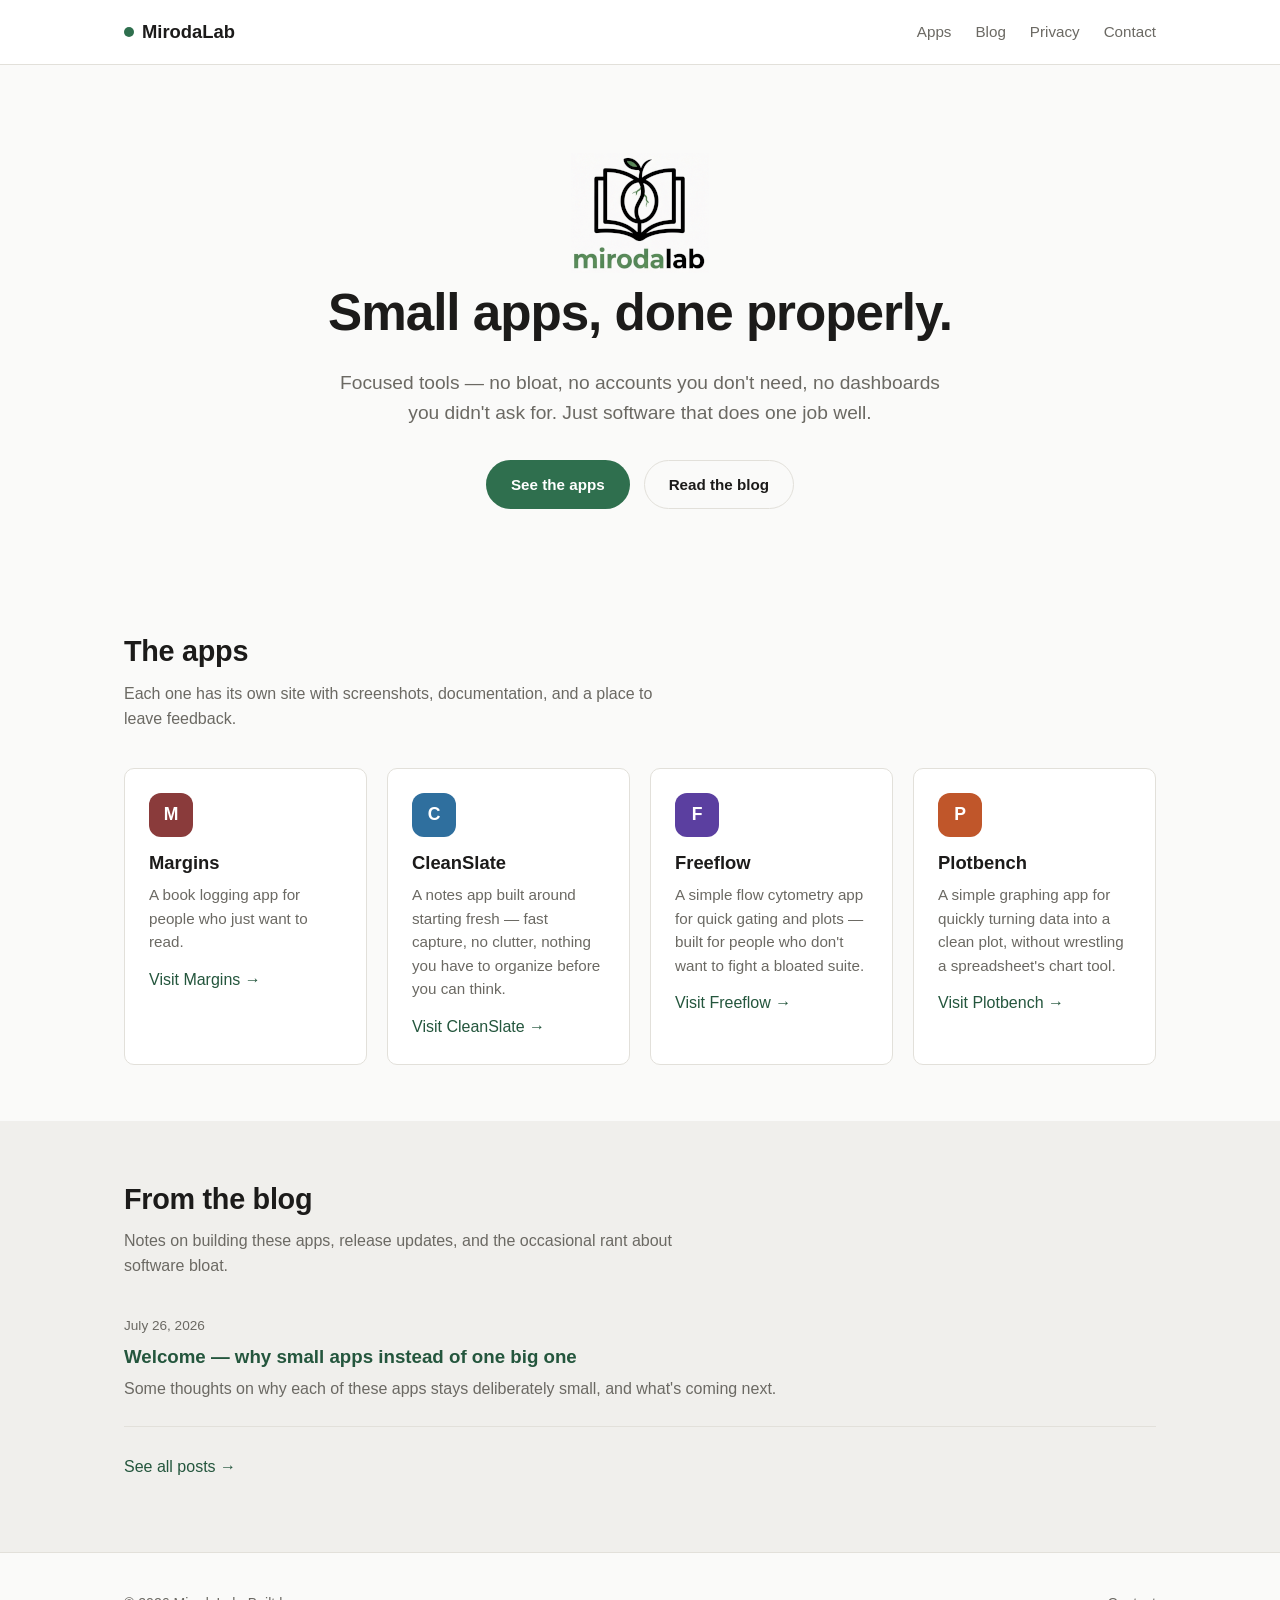
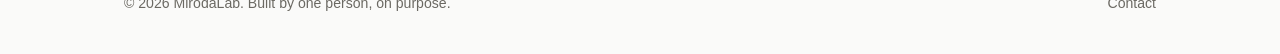
<file: index.html>
<!DOCTYPE html>
<html lang="en">
<head>
<meta charset="UTF-8">
<meta name="viewport" content="width=device-width, initial-scale=1.0">
<title>MirodaLab — Small, focused apps</title>
<meta name="description" content="Margins, CleanSlate, Freeflow, and Plotbench — small, focused apps built for people who like tools that do one thing well.">
<link rel="stylesheet" href="css/style.css">
</head>
<body>

<header class="site-nav">
  <div class="wrap">
    <a class="brand" href="/"><span class="dot"></span>MirodaLab</a>
    <button class="menu-toggle" aria-label="Toggle menu" aria-expanded="false">
      <svg width="22" height="22" viewBox="0 0 22 22" fill="none" stroke="currentColor" stroke-width="2" stroke-linecap="round"><line x1="2" y1="5" x2="20" y2="5"/><line x1="2" y1="11" x2="20" y2="11"/><line x1="2" y1="17" x2="20" y2="17"/></svg>
    </button>
    <nav class="links">
      <a href="#apps">Apps</a>
      <a href="blog/">Blog</a>
      <a href="privacy.html">Privacy</a>
      <a href="contact.html">Contact</a>
    </nav>
  </div>
</header>

<section class="hero">
  <div class="logo-container">
      <img src="images/logo-stc.png" alt="Mirodalab">
  </div>
  <div class="wrap">
    
    <h1>Small apps, done properly.</h1>
    <p class="lead">Focused tools — no bloat, no accounts you don't need, no dashboards you didn't ask for. Just software that does one job well.</p>
    <div class="cta-row">
      <a href="#apps" class="btn btn-primary">See the apps</a>
      <a href="blog/" class="btn btn-secondary">Read the blog</a>
    </div>
  </div>
</section>

<section id="apps">
  <div class="wrap">
    <h2 class="section-title">The apps</h2>
    <p class="section-sub">Each one has its own site with screenshots, documentation, and a place to leave feedback.</p>

    <div class="grid">
      <div class="card">
        <div class="app-icon" style="background:#8a3b3b">M</div>
        <h3>Margins</h3>
        <p>A book logging app for people who just want to read.</p>
        <a href="https://margins.mirodalab.com">Visit Margins →</a>
      </div>

      <div class="card">
        <div class="app-icon" style="background:#2f6f9e">C</div>
        <h3>CleanSlate</h3>
        <p>A notes app built around starting fresh — fast capture, no clutter, nothing you have to organize before you can think.</p>
        <a href="https://cleanslate.mirodalab.com">Visit CleanSlate →</a>
      </div>

      <div class="card">
        <div class="app-icon" style="background:#5b3fa0">F</div>
        <h3>Freeflow</h3>
        <p>A simple flow cytometry app for quick gating and plots — built for people who don't want to fight a bloated suite.</p>
        <a href="https://freeflow.mirodalab.com">Visit Freeflow →</a>
      </div>

      <div class="card">
        <div class="app-icon" style="background:#c0562a">P</div>
        <h3>Plotbench</h3>
        <p>A simple graphing app for quickly turning data into a clean plot, without wrestling a spreadsheet's chart tool.</p>
        <a href="https://plotbench.mirodalab.com">Visit Plotbench →</a>
      </div>
    </div>
  </div>
</section>

<section class="alt">
  <div class="wrap">
    <h2 class="section-title">From the blog</h2>
    <p class="section-sub">Notes on building these apps, release updates, and the occasional rant about software bloat.</p>

    <div class="post-list">
      <div class="post-item">
        <div class="post-date">July 26, 2026</div>
        <h3><a href="blog/posts/welcome.html">Welcome — why small apps instead of one big one</a></h3>
        <p>Some thoughts on why each of these apps stays deliberately small, and what's coming next.</p>
      </div>
    </div>

    <p style="margin-top:28px"><a href="blog/">See all posts →</a></p>
  </div>
</section>

<footer class="site-footer">
  <div class="wrap">
    <span>© 2026 MirodaLab. Built by one person, on purpose.</span>
    <span><a href="contact.html">Contact</a></span>
  </div>
</footer>

<script src="js/nav.js" defer></script>
</body>
</html>
</file>
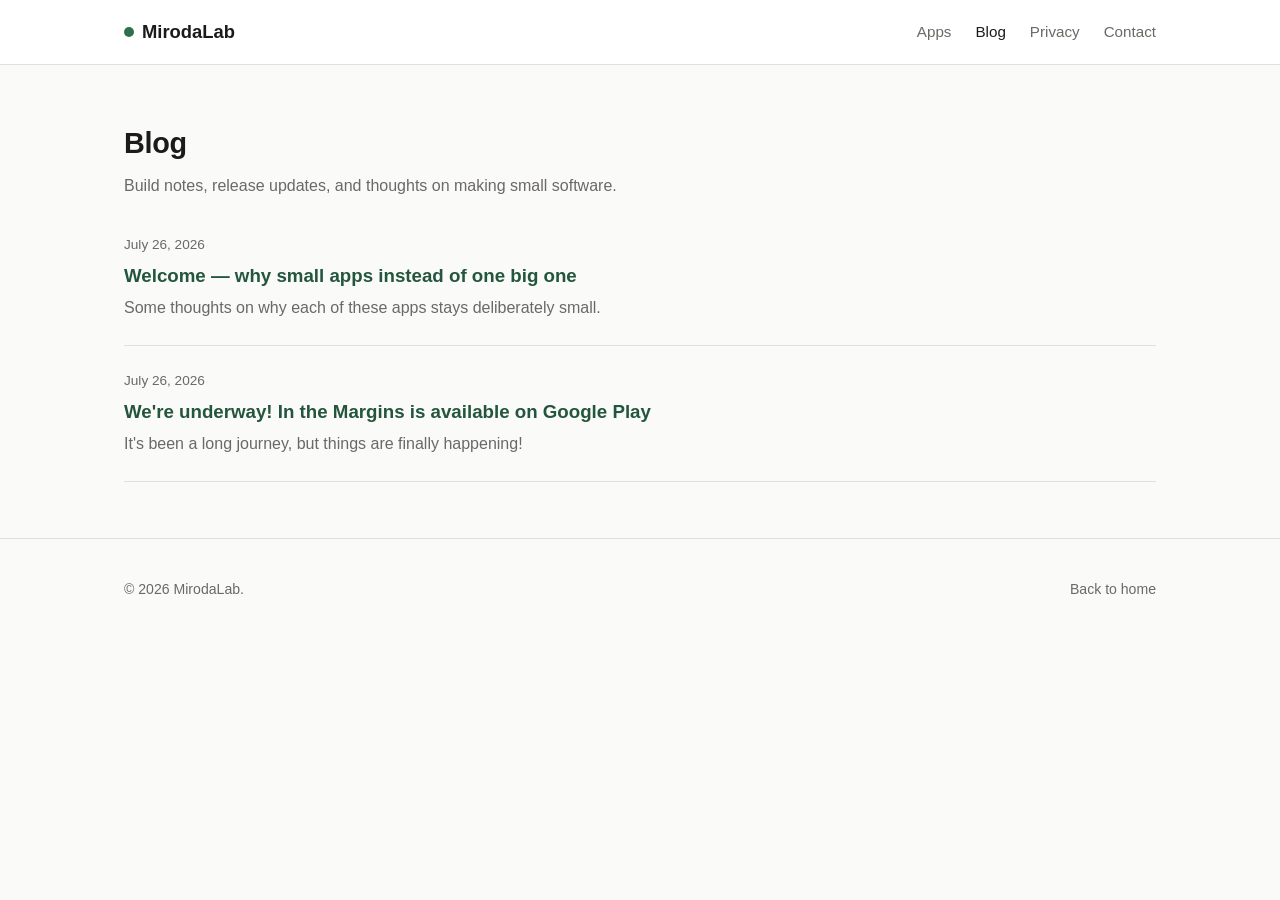
<file: blog/index.html>
<!DOCTYPE html>
<html lang="en">
<head>
<meta charset="UTF-8">
<meta name="viewport" content="width=device-width, initial-scale=1.0">
<title>Blog — MirodaLab</title>
<link rel="stylesheet" href="../css/style.css">
</head>
<body>

<header class="site-nav">
  <div class="wrap">
    <a class="brand" href="../"><span class="dot"></span>MirodaLab</a>
    <button class="menu-toggle" aria-label="Toggle menu" aria-expanded="false">
      <svg width="22" height="22" viewBox="0 0 22 22" fill="none" stroke="currentColor" stroke-width="2" stroke-linecap="round"><line x1="2" y1="5" x2="20" y2="5"/><line x1="2" y1="11" x2="20" y2="11"/><line x1="2" y1="17" x2="20" y2="17"/></svg>
    </button>
    <nav class="links">
      <a href="../#apps">Apps</a>
      <a href="./" class="active">Blog</a>
      <a href="../privacy.html">Privacy</a>
      <a href="../contact.html">Contact</a>
    </nav>
  </div>
</header>

<section>
  <div class="wrap">
    <h2 class="section-title">Blog</h2>
    <p class="section-sub">Build notes, release updates, and thoughts on making small software.</p>

    <div class="post-list">
      <div class="post-item">
        <div class="post-date">July 26, 2026</div>
        <h3><a href="posts/welcome.html">Welcome — why small apps instead of one big one</a></h3>
        <p>Some thoughts on why each of these apps stays deliberately small.</p>
      </div>

      <div class="post-item">
        <div class="post-date">July 26, 2026</div>
        <h3><a href="posts/post001.html">We're underway! In the Margins is available on Google Play</a></h3>
        <p>It's been a long journey, but things are finally happening!</p>
      </div>
      <!--
        Add new posts by copying posts/welcome.html to a new file
        and adding a matching entry here.
      -->
    </div>
  </div>
</section>

<footer class="site-footer">
  <div class="wrap">
    <span>© 2026 MirodaLab.</span>
    <span><a href="../">Back to home</a></span>
  </div>
</footer>

<script src="../js/nav.js" defer></script>
</body>
</html>
</file>
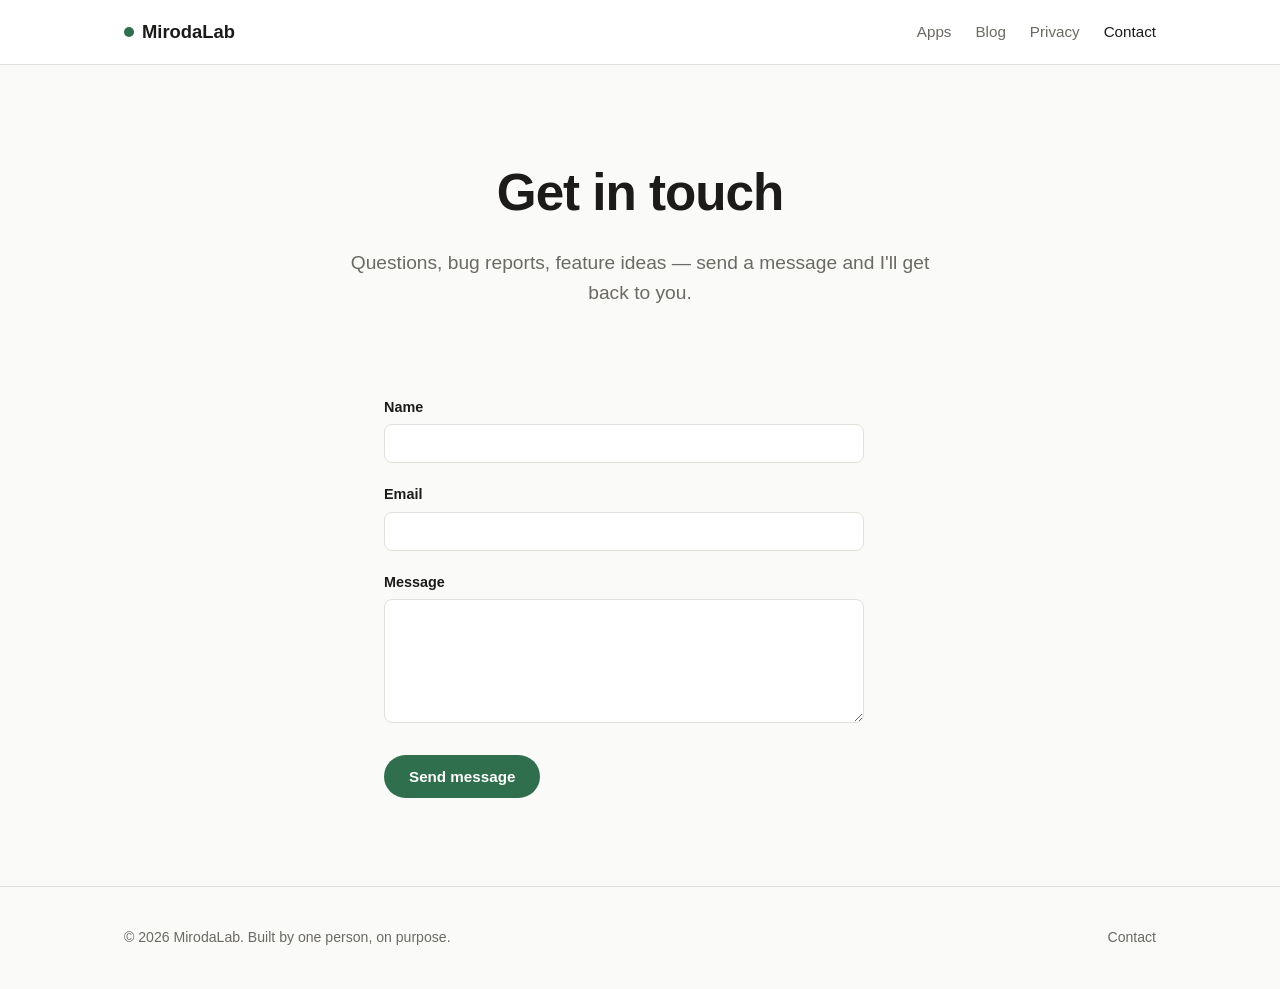
<file: contact.html>
<!DOCTYPE html>
<html lang="en">
<head>
<meta charset="UTF-8">
<meta name="viewport" content="width=device-width, initial-scale=1.0">
<title>Contact — MirodaLab</title>
<meta name="description" content="Get in touch with MirodaLab.">
<link rel="stylesheet" href="css/style.css">
<script src="https://challenges.cloudflare.com/turnstile/v0/api.js" async defer></script>
</head>
<body>

<header class="site-nav">
  <div class="wrap">
    <a class="brand" href="/"><span class="dot"></span>MirodaLab</a>
    <button class="menu-toggle" aria-label="Toggle menu" aria-expanded="false">
      <svg width="22" height="22" viewBox="0 0 22 22" fill="none" stroke="currentColor" stroke-width="2" stroke-linecap="round"><line x1="2" y1="5" x2="20" y2="5"/><line x1="2" y1="11" x2="20" y2="11"/><line x1="2" y1="17" x2="20" y2="17"/></svg>
    </button>
    <nav class="links">
      <a href="/#apps">Apps</a>
      <a href="blog/">Blog</a>
      <a href="privacy.html">Privacy</a>
      <a href="contact.html" class="active">Contact</a>
    </nav>
  </div>
</header>

<section class="hero" style="padding-bottom:0">
  <div class="wrap">
    <h1>Get in touch</h1>
    <p class="lead">Questions, bug reports, feature ideas — send a message and I'll get back to you.</p>
  </div>
</section>

<section>
  <div class="wrap" style="max-width:560px">
    <form id="contact-form" class="contact-form" novalidate>
      <div class="form-row">
        <label for="name">Name</label>
        <input type="text" id="name" name="name" required autocomplete="name">
      </div>
      <div class="form-row">
        <label for="email">Email</label>
        <input type="email" id="email" name="email" required autocomplete="email">
      </div>
      <div class="form-row">
        <label for="message">Message</label>
        <textarea id="message" name="message" rows="6" required></textarea>
      </div>

      <!-- Honeypot: hidden from real visitors via CSS, left for bots -->
      <div class="hp-field" aria-hidden="true">
        <label for="company">Company</label>
        <input type="text" id="company" name="company" tabindex="-1" autocomplete="off">
      </div>

      <div class="form-row">
        <div class="cf-turnstile" data-sitekey="0x4AAAAAAEADFp6xcKhu_VGA"></div>
      </div>

      <button type="submit" class="btn btn-primary">Send message</button>
      <p class="form-status" id="form-status" role="status" aria-live="polite"></p>
    </form>
  </div>
</section>

<footer class="site-footer">
  <div class="wrap">
    <span>© 2026 MirodaLab. Built by one person, on purpose.</span>
    <span><a href="contact.html">Contact</a></span>
  </div>
</footer>

<script src="js/nav.js" defer></script>
<script src="js/contact.js" defer></script>
</body>
</html>
</file>
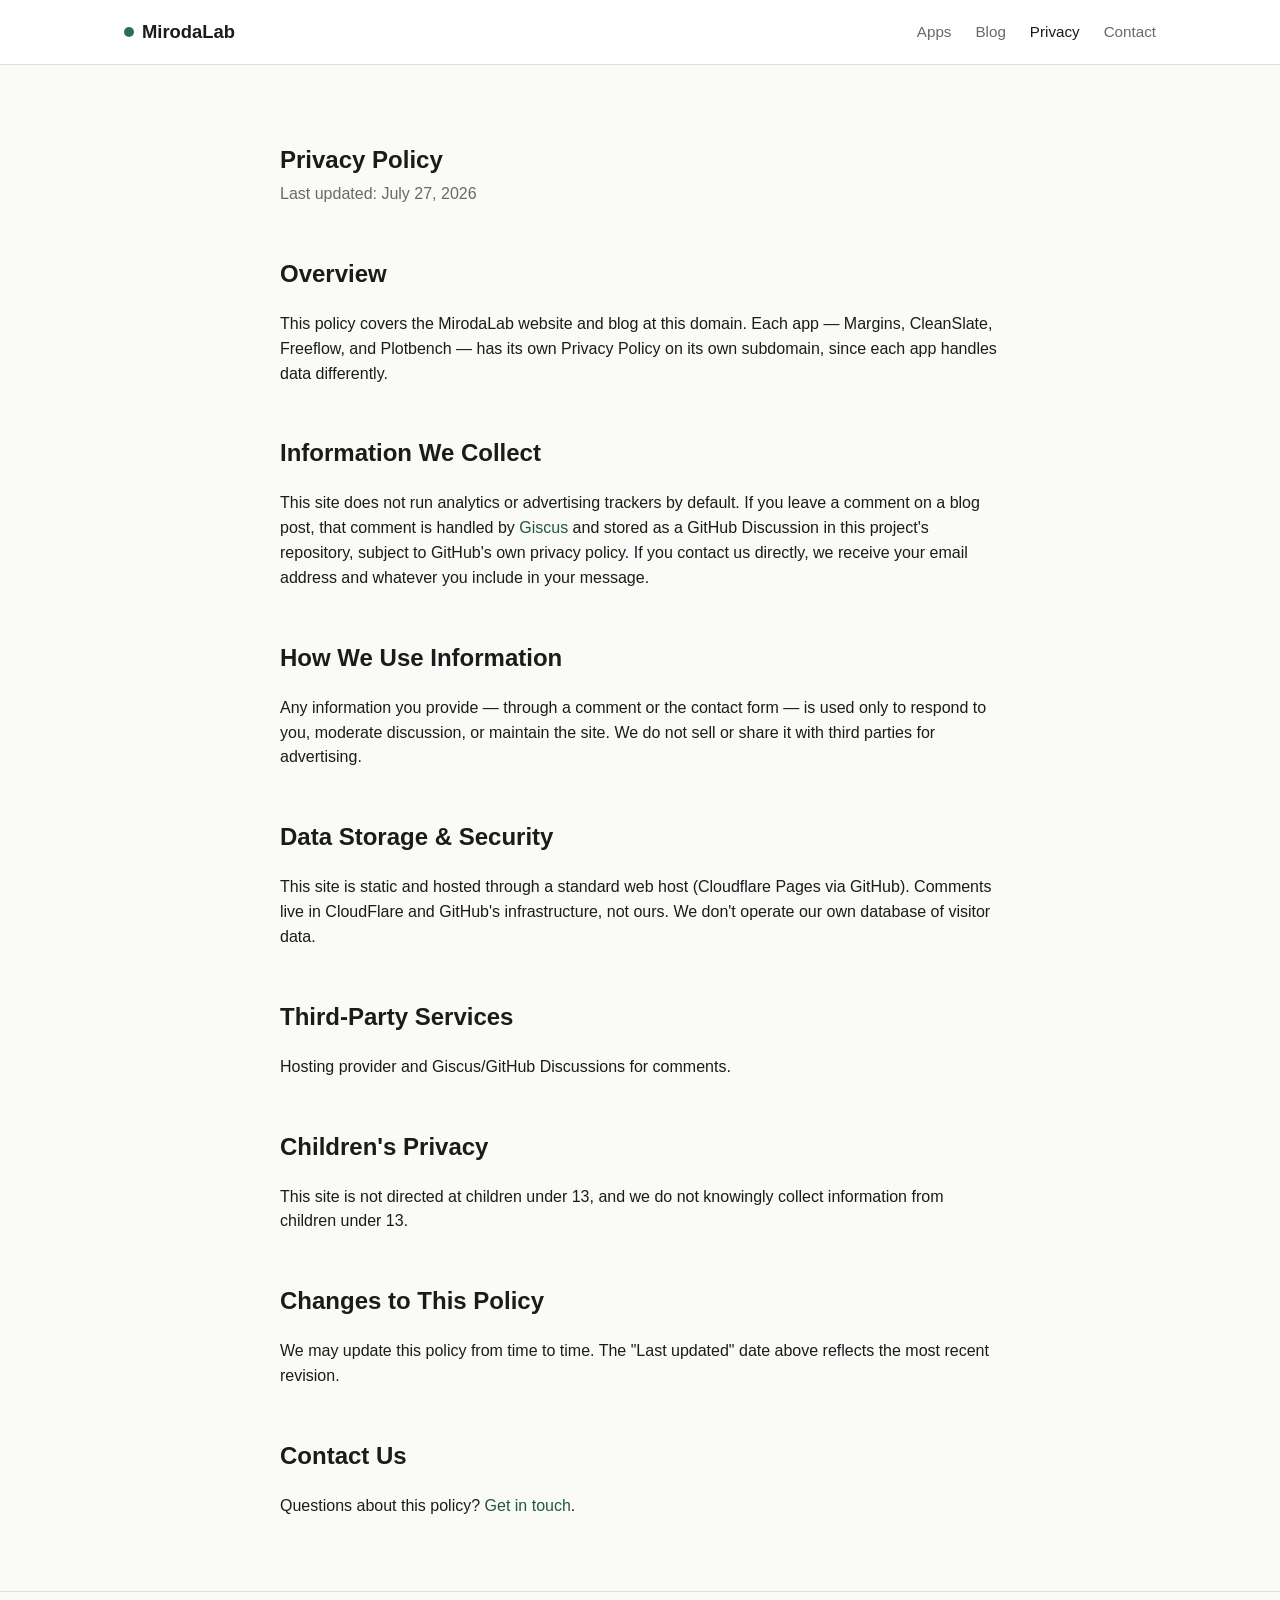
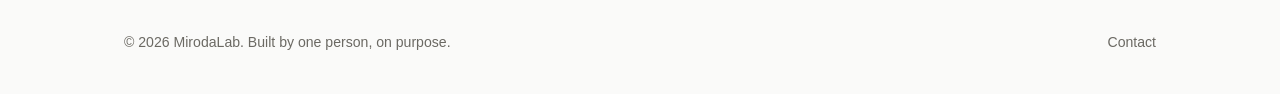
<file: privacy.html>
<!DOCTYPE html>
<html lang="en">
<head>
<meta charset="UTF-8">
<meta name="viewport" content="width=device-width, initial-scale=1.0">
<title>Privacy Policy — MirodaLab</title>
<meta name="description" content="Privacy policy for the MirodaLab website and blog.">
<link rel="stylesheet" href="css/style.css">
</head>
<body>

<header class="site-nav">
  <div class="wrap">
    <a class="brand" href="/"><span class="dot"></span>MirodaLab</a>
    <button class="menu-toggle" aria-label="Toggle menu" aria-expanded="false">
      <svg width="22" height="22" viewBox="0 0 22 22" fill="none" stroke="currentColor" stroke-width="2" stroke-linecap="round"><line x1="2" y1="5" x2="20" y2="5"/><line x1="2" y1="11" x2="20" y2="11"/><line x1="2" y1="17" x2="20" y2="17"/></svg>
    </button>
    <nav class="links">
      <a href="/#apps">Apps</a>
      <a href="blog/">Blog</a>
      <a href="privacy.html" class="active">Privacy</a>
      <a href="contact.html">Contact</a>
    </nav>
  </div>
</header>

<section>
  <div class="wrap">
    <div class="docs-content" style="max-width:720px;margin:0 auto">
      <h1 style="margin-bottom:4px">Privacy Policy</h1>
      <p class="section-sub" style="margin-bottom:32px">Last updated: July 27, 2026</p>

      <h2>Overview</h2>
      <p>This policy covers the MirodaLab website and blog at this domain. Each app — Margins, CleanSlate, Freeflow, and Plotbench — has its own Privacy Policy on its own subdomain, since each app handles data differently.</p>

      <h2>Information We Collect</h2>
      <p>This site does not run analytics or advertising trackers by default. If you leave a comment on a blog post, that comment is handled by <a href="https://giscus.app" target="_blank" rel="noopener">Giscus</a> and stored as a GitHub Discussion in this project's repository, subject to GitHub's own privacy policy. If you contact us directly, we receive your email address and whatever you include in your message.</p>

      <h2>How We Use Information</h2>
      <p>Any information you provide — through a comment or the contact form — is used only to respond to you, moderate discussion, or maintain the site. We do not sell or share it with third parties for advertising.</p>

      <h2>Data Storage &amp; Security</h2>
      <p>This site is static and hosted through a standard web host (Cloudflare Pages via GitHub). Comments live in CloudFlare and GitHub's infrastructure, not ours. We don't operate our own database of visitor data.</p>

      <h2>Third-Party Services</h2>
      <p>Hosting provider and Giscus/GitHub Discussions for comments.</p>

      <h2>Children's Privacy</h2>
      <p>This site is not directed at children under 13, and we do not knowingly collect information from children under 13.</p>

      <h2>Changes to This Policy</h2>
      <p>We may update this policy from time to time. The "Last updated" date above reflects the most recent revision.</p>

      <h2>Contact Us</h2>
      <p>Questions about this policy? <a href="contact.html">Get in touch</a>.</p>
    </div>
  </div>
</section>

<footer class="site-footer">
  <div class="wrap">
    <span>© 2026 MirodaLab. Built by one person, on purpose.</span>
    <span><a href="contact.html">Contact</a></span>
  </div>
</footer>

<script src="js/nav.js" defer></script>
</body>
</html>
</file>
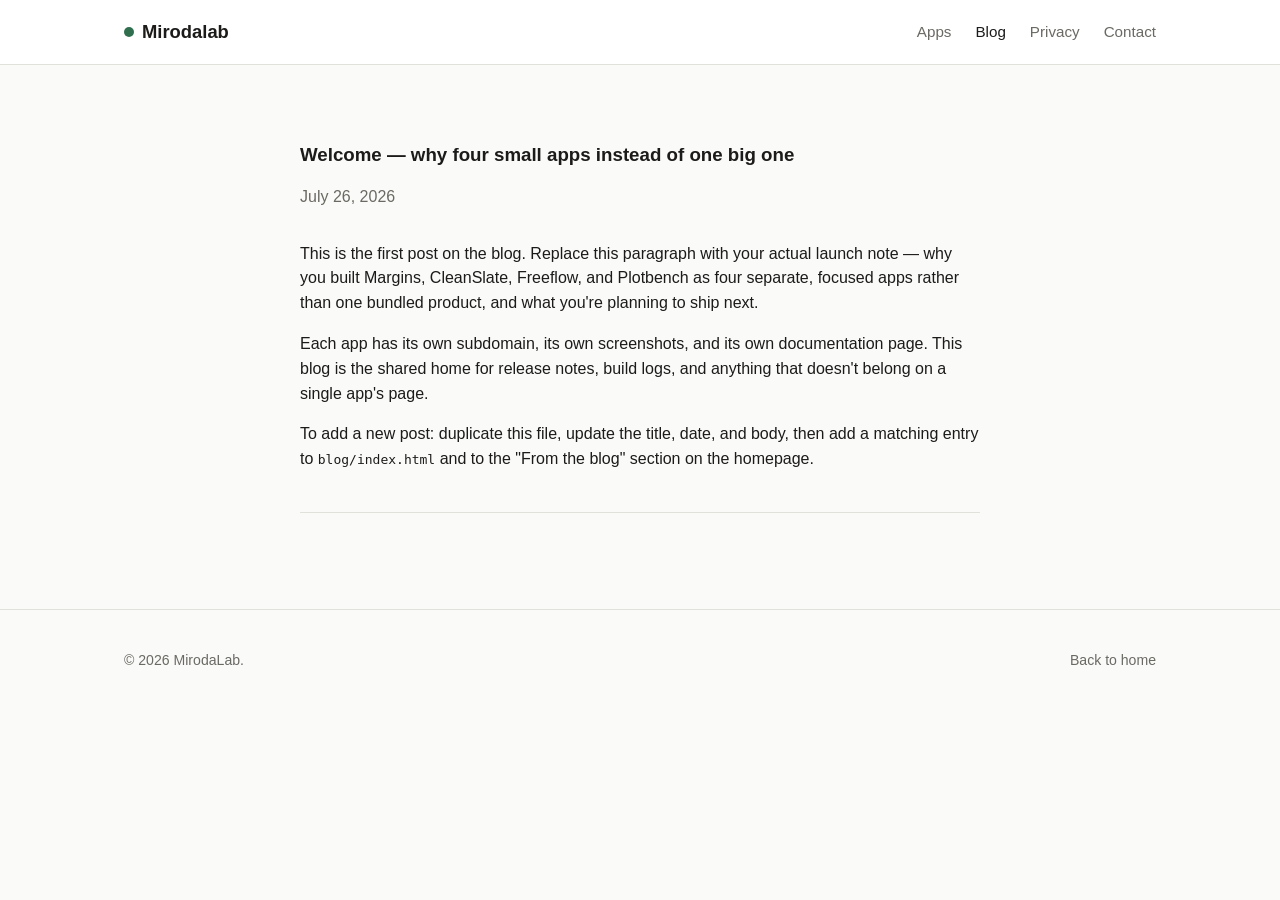
<file: blog/posts/blank.html>
<!DOCTYPE html>
<html lang="en">
<head>
<meta charset="UTF-8">
<meta name="viewport" content="width=device-width, initial-scale=1.0">
<title>Welcome — MirodaLab Blog</title>
<link rel="stylesheet" href="../../css/style.css">
</head>
<body>

<header class="site-nav">
  <div class="wrap">
    <a class="brand" href="../../"><span class="dot"></span>Mirodalab</a>
    <button class="menu-toggle" aria-label="Toggle menu" aria-expanded="false">
      <svg width="22" height="22" viewBox="0 0 22 22" fill="none" stroke="currentColor" stroke-width="2" stroke-linecap="round"><line x1="2" y1="5" x2="20" y2="5"/><line x1="2" y1="11" x2="20" y2="11"/><line x1="2" y1="17" x2="20" y2="17"/></svg>
    </button>
    <nav class="links">
      <a href="../../#apps">Apps</a>
      <a href="../" class="active">Blog</a>
      <a href="../../privacy.html">Privacy</a>
      <a href="../../contact.html">Contact</a>
    </nav>
  </div>
</header>

<section>
  <div class="wrap">
    <article class="post-body">
      <h1>Welcome — why four small apps instead of one big one</h1>
      <p class="post-meta">July 26, 2026</p>

      <p>
        This is the first post on the blog. Replace this paragraph with your
        actual launch note — why you built Margins, CleanSlate, Freeflow, and
        Plotbench as four separate, focused apps rather than one bundled
        product, and what you're planning to ship next.
      </p>

      <p>
        Each app has its own subdomain, its own screenshots, and its own
        documentation page. This blog is the shared home for release notes,
        build logs, and anything that doesn't belong on a single app's page.
      </p>

      <p>
        To add a new post: duplicate this file, update the title, date, and
        body, then add a matching entry to <code>blog/index.html</code> and
        to the "From the blog" section on the homepage.
      </p>
    </article>

    <div class="comments-section" style="max-width:680px;margin:40px auto 0">
      <!--
        Giscus comments — replace data-repo / data-repo-id / data-category-id
        with your own values from https://giscus.app after enabling GitHub
        Discussions on your site's repo.
      -->
      <script src="https://giscus.app/client.js"
        data-repo="miroda3742/mirodalab-main"
        data-repo-id="R_kgDOTj2vaw"
        data-category="General"
        data-category-id="DIC_kwDOTj2va84DCHW7"
        data-mapping="pathname"
        data-strict="0"
        data-reactions-enabled="1"
        data-emit-metadata="0"
        data-input-position="bottom"
        data-theme="noborder_light"
        data-lang="en"
        data-loading="lazy"
        crossorigin="anonymous"
        async>
</script>
    </div>
  </div>
</section>

<footer class="site-footer">
  <div class="wrap">
    <span>© 2026 MirodaLab.</span>
    <span><a href="../../">Back to home</a></span>
  </div>
</footer>

<script src="../../js/nav.js" defer></script>
</body>
</html>
</file>
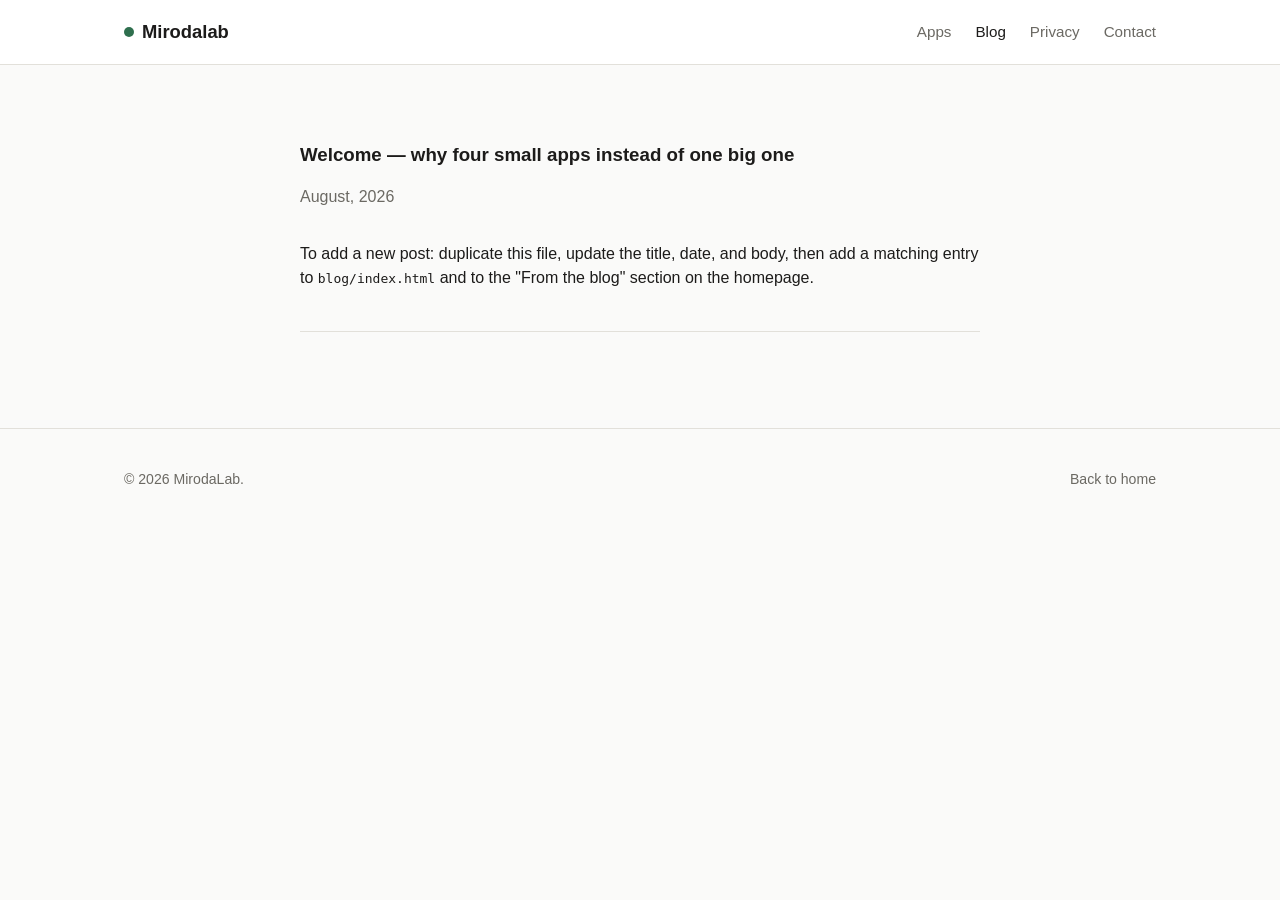
<file: blog/posts/post0.html>
<!DOCTYPE html>
<html lang="en">
<head>
<meta charset="UTF-8">
<meta name="viewport" content="width=device-width, initial-scale=1.0">
<title>Welcome — MirodaLab Blog</title>
<link rel="stylesheet" href="../../css/style.css">
</head>
<body>

<header class="site-nav">
  <div class="wrap">
    <a class="brand" href="../../"><span class="dot"></span>Mirodalab</a>
    <button class="menu-toggle" aria-label="Toggle menu" aria-expanded="false">
      <svg width="22" height="22" viewBox="0 0 22 22" fill="none" stroke="currentColor" stroke-width="2" stroke-linecap="round"><line x1="2" y1="5" x2="20" y2="5"/><line x1="2" y1="11" x2="20" y2="11"/><line x1="2" y1="17" x2="20" y2="17"/></svg>
    </button>
    <nav class="links">
      <a href="../../#apps">Apps</a>
      <a href="../" class="active">Blog</a>
      <a href="../../privacy.html">Privacy</a>
      <a href="../../contact.html">Contact</a>
    </nav>
  </div>
</header>

<section>
  <div class="wrap">
    <article class="post-body">
      <h1>Welcome — why four small apps instead of one big one</h1>
      <p class="post-meta">August, 2026</p>

      <p>
        To add a new post: duplicate this file, update the title, date, and
        body, then add a matching entry to <code>blog/index.html</code> and
        to the "From the blog" section on the homepage.
      </p>
    </article>

    <div class="comments-section" style="max-width:680px;margin:40px auto 0">

      <script src="https://giscus.app/client.js"
        data-repo="miroda3742/mirodalab-main"
        data-repo-id="R_kgDOTj2vaw"
        data-category="General"
        data-category-id="DIC_kwDOTj2va84DCHW7"
        data-mapping="pathname"
        data-strict="0"
        data-reactions-enabled="1"
        data-emit-metadata="0"
        data-input-position="bottom"
        data-theme="noborder_light"
        data-lang="en"
        data-loading="lazy"
        crossorigin="anonymous"
        async>
</script>
    </div>
  </div>
</section>

<footer class="site-footer">
  <div class="wrap">
    <span>© 2026 MirodaLab.</span>
    <span><a href="../../">Back to home</a></span>
  </div>
</footer>

<script src="../../js/nav.js" defer></script>
</body>
</html>
</file>
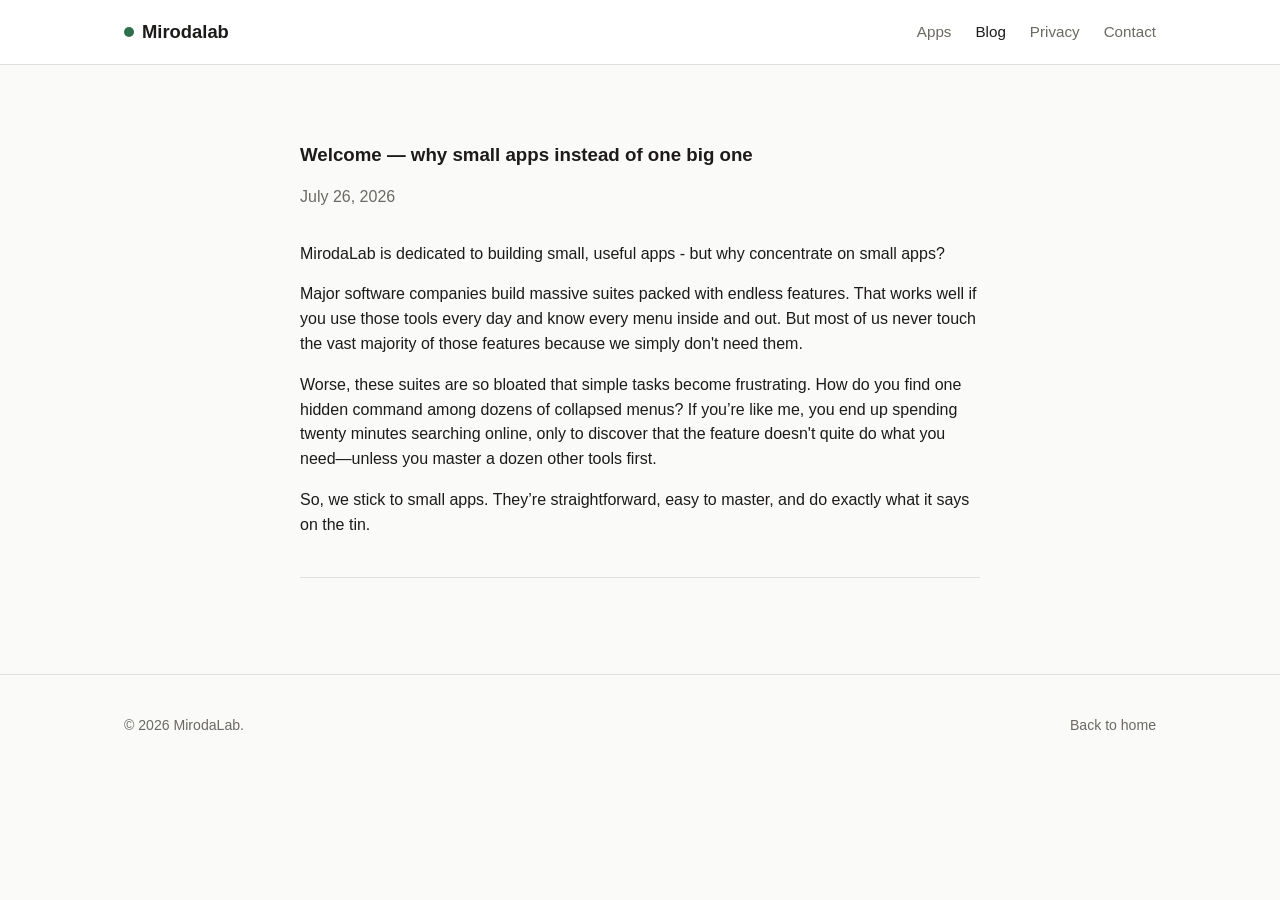
<file: blog/posts/welcome.html>
<!DOCTYPE html>
<html lang="en">
<head>
<meta charset="UTF-8">
<meta name="viewport" content="width=device-width, initial-scale=1.0">
<title>Welcome — MirodaLab Blog</title>
<link rel="stylesheet" href="../../css/style.css">
</head>
<body>

<header class="site-nav">
  <div class="wrap">
    <a class="brand" href="../../"><span class="dot"></span>Mirodalab</a>
    <button class="menu-toggle" aria-label="Toggle menu" aria-expanded="false">
      <svg width="22" height="22" viewBox="0 0 22 22" fill="none" stroke="currentColor" stroke-width="2" stroke-linecap="round"><line x1="2" y1="5" x2="20" y2="5"/><line x1="2" y1="11" x2="20" y2="11"/><line x1="2" y1="17" x2="20" y2="17"/></svg>
    </button>
    <nav class="links">
      <a href="../../#apps">Apps</a>
      <a href="../" class="active">Blog</a>
      <a href="../../privacy.html">Privacy</a>
      <a href="../../contact.html">Contact</a>
    </nav>
  </div>
</header>

<section>
  <div class="wrap">
    <article class="post-body">
      <h1>Welcome — why small apps instead of one big one</h1>
      <p class="post-meta">July 26, 2026</p>

      <p>
        MirodaLab is dedicated to building small, useful apps - but why concentrate on small apps?
      </p>

      <p>
        Major software companies build massive suites packed with endless features. That works well if you use those tools 
        every day and know every menu inside and out. But most of us never touch the vast majority of those features because 
        we simply don't need them.
      </p>

      <p>Worse, these suites are so bloated that simple tasks become frustrating. How do you find one hidden command among 
        dozens of collapsed menus? If you’re like me, you end up spending twenty minutes searching online, only to discover 
        that the feature doesn't quite do what you need—unless you master a dozen other tools first.
      </p>

      <p>
        So, we stick to small apps. They’re straightforward, easy to master, and do exactly what it says on the tin.
      </p>
    </article>

    <div class="comments-section" style="max-width:680px;margin:40px auto 0">
      <!--
        Giscus comments — replace data-repo / data-repo-id / data-category-id
        with your own values from https://giscus.app after enabling GitHub
        Discussions on your site's repo.
      -->
      <script src="https://giscus.app/client.js"
        data-repo="miroda3742/mirodalab-main"
        data-repo-id="R_kgDOTj2vaw"
        data-category="General"
        data-category-id="DIC_kwDOTj2va84DCHW7"
        data-mapping="pathname"
        data-strict="0"
        data-reactions-enabled="1"
        data-emit-metadata="0"
        data-input-position="bottom"
        data-theme="noborder_light"
        data-lang="en"
        data-loading="lazy"
        crossorigin="anonymous"
        async>
</script>
    </div>
  </div>
</section>

<footer class="site-footer">
  <div class="wrap">
    <span>© 2026 MirodaLab.</span>
    <span><a href="../../">Back to home</a></span>
  </div>
</footer>

<script src="../../js/nav.js" defer></script>
</body>
</html>
</file>
<file: css/style.css>
/* ==========================================================================
   Shared stylesheet — copied into css/style.css for every site (main + 4 apps)
   Override --accent per app for a distinct feel while keeping one system.
   ========================================================================== */

:root {
  --bg: #fafaf9;
  --bg-alt: #f0efec;
  --text: #1c1b1a;
  --text-muted: #6b6963;
  --border: #e2e0da;
  --accent: #2f6f4e;      /* default green — overridden per app */
  --accent-dark: #24563d;
  --card-bg: #ffffff;
  --radius: 10px;
  --max-width: 1080px;
  --font: -apple-system, BlinkMacSystemFont, "Segoe UI", Inter, Roboto, Helvetica, Arial, sans-serif;
}

* { box-sizing: border-box; }

html, body {
  margin: 0;
  padding: 0;
  background: var(--bg);
  color: var(--text);
  font-family: var(--font);
  line-height: 1.55;
  -webkit-font-smoothing: antialiased;
}

a { color: var(--accent-dark); text-decoration: none; }
a:hover { text-decoration: underline; }

img { max-width: 100%; display: block; }

.logo-container {
      display: flex;
      justify-content: center; /* Centers horizontally */
      align-items: center;     /* Centers vertically */
    }

.wrap {
  max-width: var(--max-width);
  margin: 0 auto;
  padding: 0 24px;
}

/* ---------- Nav ---------- */
header.site-nav {
  border-bottom: 1px solid var(--border);
  background: var(--card-bg);
  position: sticky;
  top: 0;
  z-index: 10;
}

header.site-nav .wrap {
  display: flex;
  align-items: center;
  justify-content: space-between;
  height: 64px;
}

.brand {
  font-weight: 700;
  font-size: 1.15rem;
  color: var(--text);
  display: flex;
  align-items: center;
  gap: 8px;
}
.brand:hover { text-decoration: none; }

.brand .dot {
  width: 10px;
  height: 10px;
  border-radius: 50%;
  background: var(--accent);
  display: inline-block;
}

nav.links {
  display: flex;
  gap: 24px;
  font-size: 0.95rem;
}

nav.links a { color: var(--text-muted); }
nav.links a:hover, nav.links a.active { color: var(--text); text-decoration: none; }

.menu-toggle {
  display: none;
  align-items: center;
  justify-content: center;
  background: none;
  border: none;
  padding: 8px;
  margin: -8px;
  color: var(--text);
  cursor: pointer;
}
.menu-toggle svg { display: block; }

@media (max-width: 640px) {
  .menu-toggle { display: flex; }

  header.site-nav .wrap { position: relative; }

  nav.links {
    display: none;
    position: absolute;
    top: 64px;
    left: 0;
    right: 0;
    flex-direction: column;
    gap: 0;
    background: var(--card-bg);
    border-bottom: 1px solid var(--border);
    box-shadow: 0 8px 16px rgba(0,0,0,0.06);
  }
  nav.links.open { display: flex; }
  nav.links a { padding: 14px 24px; border-top: 1px solid var(--border); }
  nav.links a:first-child { border-top: none; }
}

/* ---------- Hero ---------- */
.hero {
  padding: 88px 0 64px;
  text-align: center;
}

.hero h1 {
  font-size: clamp(2rem, 5vw, 3.2rem);
  margin: 0 0 16px;
  letter-spacing: -0.02em;
}

.hero p.lead {
  font-size: 1.2rem;
  color: var(--text-muted);
  max-width: 620px;
  margin: 0 auto 32px;
}

.cta-row {
  display: flex;
  gap: 14px;
  justify-content: center;
  flex-wrap: wrap;
}

.btn {
  display: inline-block;
  padding: 12px 24px;
  border-radius: 999px;
  font-weight: 600;
  font-size: 0.95rem;
  border: 1px solid transparent;
  cursor: pointer;
}

.btn-primary {
  background: var(--accent);
  color: #fff;
}
.btn-primary:hover { background: var(--accent-dark); text-decoration: none; }

.btn-secondary {
  background: transparent;
  color: var(--text);
  border-color: var(--border);
}
.btn-secondary:hover { border-color: var(--text-muted); text-decoration: none; }

/* ---------- Sections ---------- */
section { padding: 56px 0; }
section.alt { background: var(--bg-alt); }

h2.section-title {
  font-size: 1.8rem;
  margin: 0 0 8px;
  letter-spacing: -0.01em;
}

p.section-sub {
  color: var(--text-muted);
  margin: 0 0 36px;
  max-width: 560px;
}

/* ---------- Cards (app grid on main site) ---------- */
.grid {
  display: grid;
  grid-template-columns: repeat(auto-fit, minmax(230px, 1fr));
  gap: 20px;
}

.card {
  background: var(--card-bg);
  border: 1px solid var(--border);
  border-radius: var(--radius);
  padding: 24px;
  transition: transform 0.15s ease, box-shadow 0.15s ease;
}

.card:hover {
  transform: translateY(-2px);
  box-shadow: 0 8px 24px rgba(0,0,0,0.06);
}

.card h3 { margin: 12px 0 6px; font-size: 1.15rem; }
.card p { color: var(--text-muted); font-size: 0.95rem; margin: 0 0 14px; }
.card .app-icon {
  width: 44px; height: 44px;
  border-radius: 12px;
  background: var(--accent);
  display: flex; align-items: center; justify-content: center;
  color: #fff; font-weight: 700; font-size: 1.1rem;
}

/* ---------- Feature list ---------- */
.features {
  display: grid;
  grid-template-columns: repeat(auto-fit, minmax(220px, 1fr));
  gap: 28px;
}
.feature h4 { margin: 0 0 6px; font-size: 1.05rem; }
.feature p { color: var(--text-muted); margin: 0; font-size: 0.93rem; }

/* ---------- Screenshot gallery ---------- */
.screenshots {
  display: grid;
  grid-template-columns: repeat(auto-fit, minmax(240px, 1fr));
  gap: 18px;
}
.screenshot-placeholder {
  aspect-ratio: 9 / 16;
  background: linear-gradient(160deg, var(--bg-alt), var(--border));
  border-radius: var(--radius);
  border: 1px solid var(--border);
  display: flex;
  align-items: center;
  justify-content: center;
  color: var(--text-muted);
  font-size: 0.85rem;
  text-align: center;
  padding: 12px;
}

/* ---------- Docs page ---------- */
.docs-layout {
  display: grid;
  grid-template-columns: 220px 1fr;
  gap: 48px;
  align-items: start;
}
.docs-toc {
  position: sticky;
  top: 88px;
  font-size: 0.9rem;
}
.docs-toc a {
  display: block;
  padding: 6px 0;
  color: var(--text-muted);
}
.docs-toc a:hover { color: var(--text); text-decoration: none; }
.docs-content h2 { margin-top: 48px; }
.docs-content h2:first-child { margin-top: 0; }
.docs-content code {
  background: var(--bg-alt);
  padding: 2px 6px;
  border-radius: 4px;
  font-size: 0.9em;
}
.docs-content pre {
  background: var(--bg-alt);
  border: 1px solid var(--border);
  border-radius: var(--radius);
  padding: 16px;
  overflow-x: auto;
}

@media (max-width: 720px) {
  .docs-layout { grid-template-columns: 1fr; }
  .docs-toc { position: static; margin-bottom: 24px; }
}

/* ---------- Blog ---------- */
.post-list { display: flex; flex-direction: column; gap: 24px; }
.post-item {
  border-bottom: 1px solid var(--border);
  padding-bottom: 24px;
}
.post-item .post-date { color: var(--text-muted); font-size: 0.85rem; }
.post-item h3 { margin: 6px 0; }
.post-item p { color: var(--text-muted); margin: 0; }

article.post-body { max-width: 680px; margin: 0 auto; }
article.post-body h1 { margin-bottom: 4px; }
article.post-body .post-meta { color: var(--text-muted); margin-bottom: 32px; }

/* ---------- Comments ---------- */
.comments-section {
  border-top: 1px solid var(--border);
  padding-top: 40px;
  margin-top: 16px;
}

/* ---------- Footer ---------- */
footer.site-footer {
  border-top: 1px solid var(--border);
  padding: 40px 0;
  color: var(--text-muted);
  font-size: 0.88rem;
}
footer.site-footer .wrap {
  display: flex;
  justify-content: space-between;
  flex-wrap: wrap;
  gap: 12px;
}
footer.site-footer a { color: var(--text-muted); }

/* ---------- Contact form ---------- */
.contact-form { max-width: 480px; }

.form-row { margin-bottom: 20px; }
.form-row label {
  display: block;
  font-weight: 600;
  font-size: 0.9rem;
  margin-bottom: 6px;
}
.form-row input[type="text"],
.form-row input[type="email"],
.form-row textarea {
  width: 100%;
  padding: 10px 12px;
  border: 1px solid var(--border);
  border-radius: 8px;
  background: var(--card-bg);
  color: var(--text);
  font-family: var(--font);
  font-size: 0.95rem;
}
.form-row input:focus,
.form-row textarea:focus {
  outline: 2px solid var(--accent);
  outline-offset: 1px;
}
.form-row textarea { resize: vertical; min-height: 120px; }

/* Honeypot field — hidden off-screen (not display:none, which some bots
   skip) so sighted users and screen readers never see or fill it. Any
   value here means whatever submitted the form isn't a person. */
.hp-field {
  position: absolute;
  left: -9999px;
  top: -9999px;
  width: 1px;
  height: 1px;
  overflow: hidden;
}

.contact-form .btn { margin-top: 4px; cursor: pointer; }
.contact-form .btn:disabled { opacity: 0.6; cursor: default; }

.form-status { margin: 14px 0 0; font-size: 0.9rem; min-height: 1.3em; }
.form-status.success { color: var(--accent-dark); }
.form-status.error { color: #b3261e; }
</file>
